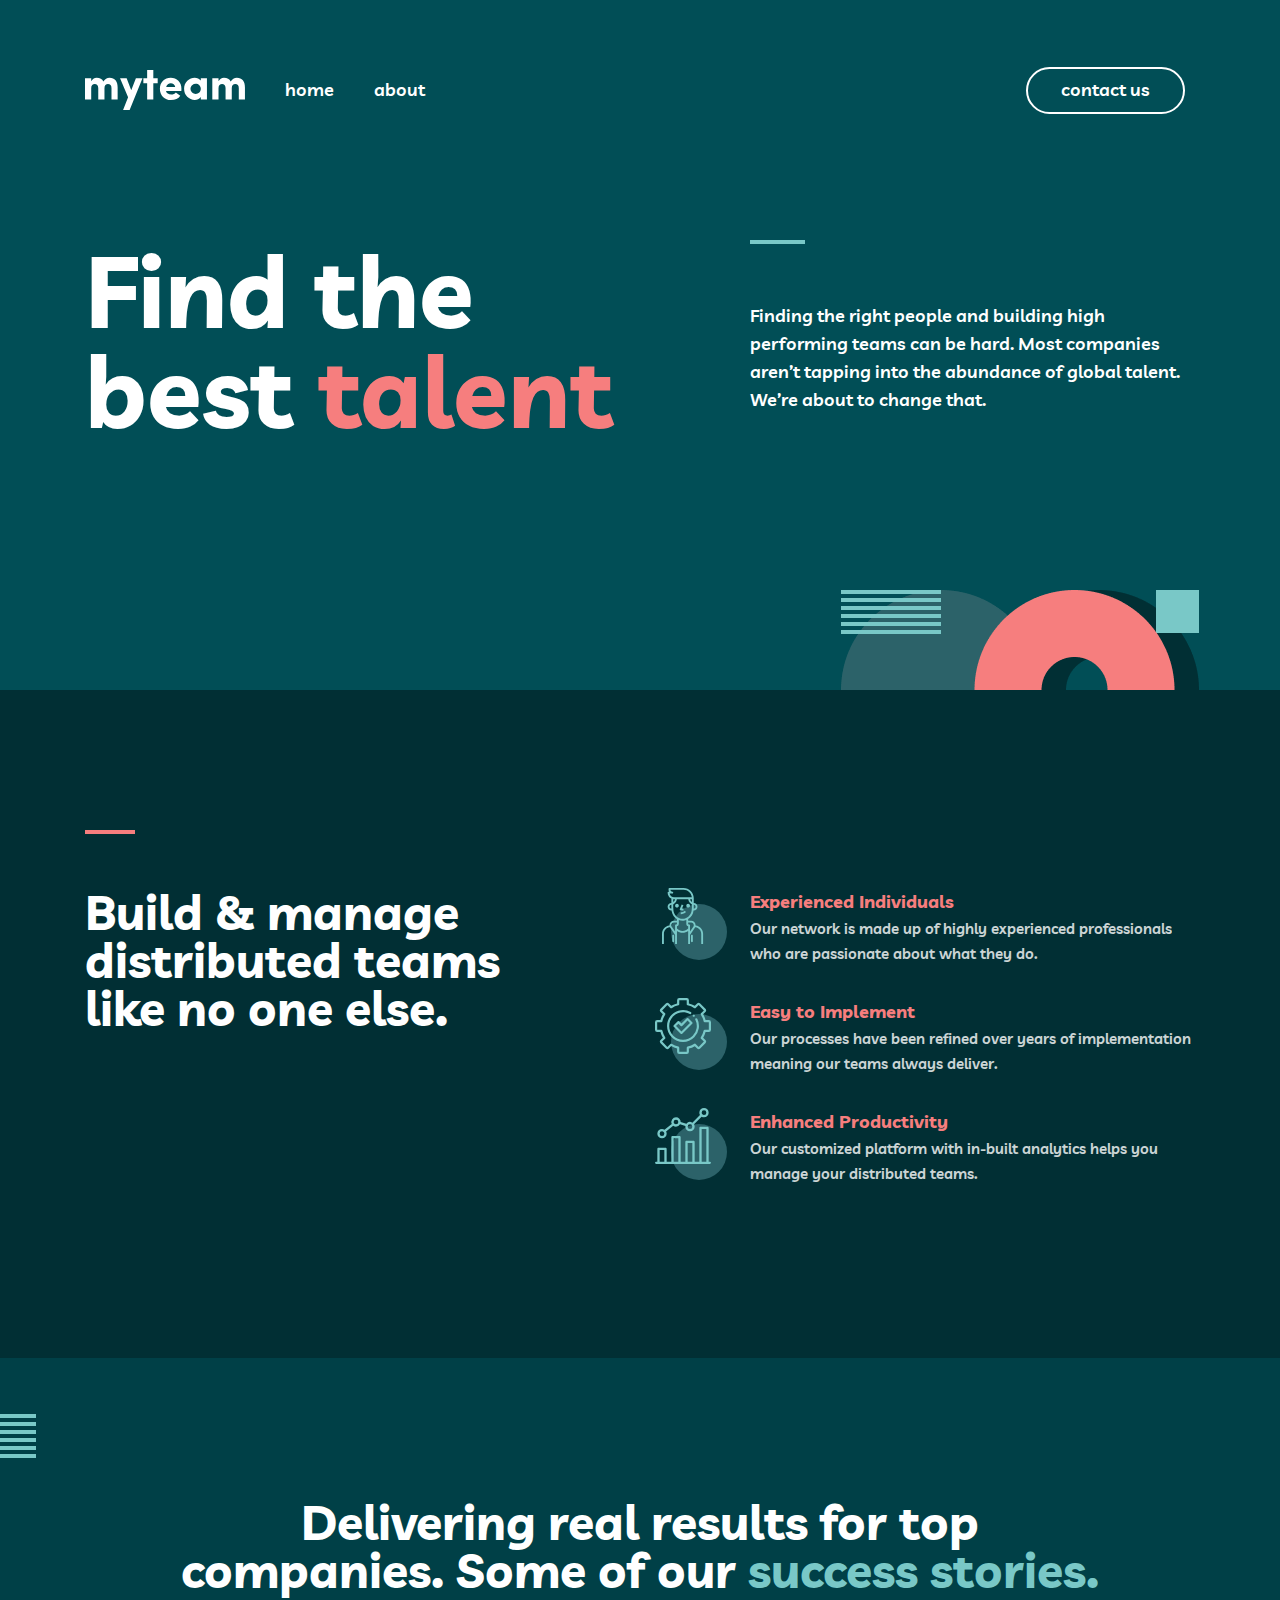
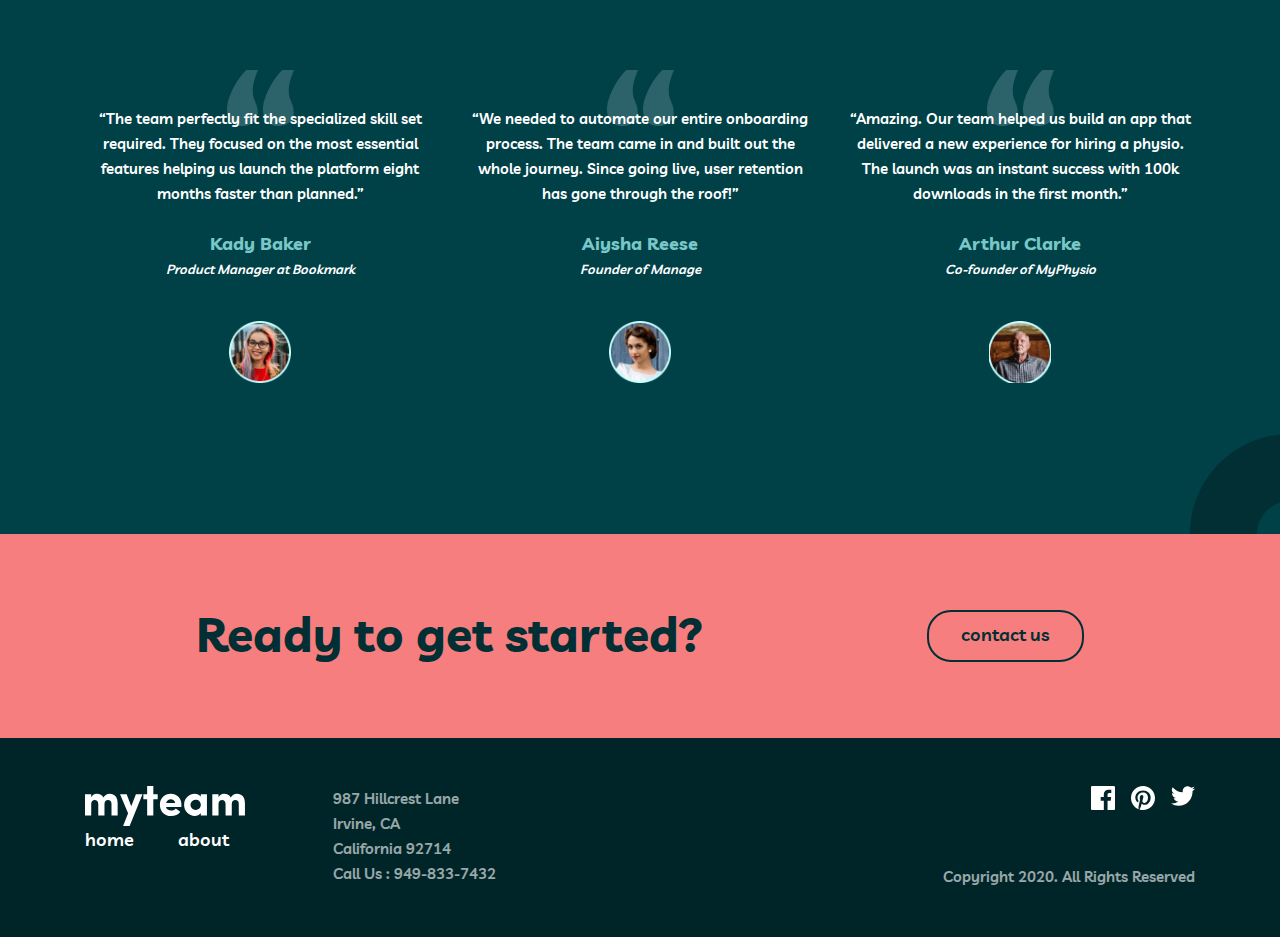
<file: index.html>
<!DOCTYPE html>
<html lang="en">
  <head>
    <meta charset="UTF-8" />
    <meta http-equiv="X-UA-Compatible" content="IE=edge" />
    <meta name="viewport" content="width=device-width, initial-scale=1.0" />
    <title>my team</title>
    <link rel="stylesheet" href="./css/main.css" />
  </head>
  <body>
    <header class="header">
      <div class="container">
        <div class="header__inner">
          <a href="./index.html" class="header__logolink">
            <img
              src="./img/myteam.svg"
              alt="site logo"
              width="160"
              height="40"
              class="header__logo"
            />
            <img
              src="./img/myteam768px.svg"
              alt="site logo"
              width="127"
              height="32"
              class="header__logotablet"
            />
          </a>
          <nav class="header__nav">
            <ul class="header__list">
              <li class="header__item">
                <a href="./index.html" class="header__link">home</a>
              </li>
              <li class="header__item">
                <a href="./index.html" class="header__link">about</a>
              </li>
              <li class="header__item">
                <a href="./index.html" class="header__link header__link--last"
                  >contact us</a
                >
              </li>
            </ul>
          </nav>
          <button class="header__burger">&#9776;</button>
        </div>
      </div>
    </header>
    <main>
      <section class="hero">
        <div class="container">
          <div class="hero__inner">
            <h1 class="hero__title title">
              Find the <br />
              best <span class="title__piece">talent</span>
            </h1>
            <div class="hero__content">
              <span class="hero__span"></span>
              <p class="hero__text">
                Finding the right people and building high performing teams can
                be hard. Most companies aren’t tapping into the abundance of
                global talent. We’re about to change that.
              </p>
            </div>
          </div>
        </div>
      </section>
      <section class="build">
        <div class="container">
          <div class="build__inner inner">
            <div class="inner__left left">
              <span class="left__line"></span>
              <h2 class="left__title">Build & manage distributed teams like no one else.</h2>
            </div>
            <div class="inner__right right">
              <ul class="right__list">
                <li class="right__item">
                  <img class="right__img" src="./img/build1.svg" alt="individual" width="72" height="72">
                  <div class="right__content">
                    <strong class="right__title">Experienced Individuals</strong>
                    <p class="right__text">Our network is made up of highly experienced professionals who are passionate about what they do.</p>
                  </div>
                </li>
                <li class="right__item">
                  <img class="right__img" src="./img/build2.svg" alt="individual" width="72" height="72" >
                  <div class="right__content">
                    <strong class="right__title">Easy to Implement</strong>
                    <p class="right__text">Our processes have been refined over years of implementation meaning our teams always deliver.</p>
                  </div>
                </li>
                <li class="right__item">
                  <img class="right__img" src="./img/build3.svg" alt="individual" width="72" height="72" >
                  <div class="right__content">
                    <strong class="right__title">Enhanced Productivity</strong>
                    <p class="right__text">Our customized platform with in-built analytics helps you manage your distributed teams.</p>
                  </div>
                </li>
              </ul>
            </div>
          </div>
        </div>
      </section>
      <section class="deliver">
        <div class="container">
          <div class="deliver__inner">
            <h2 class="deliver__title ">Delivering real results for top <br> companies. Some of our <span class="deliver__piece">success stories.</span></h2>
            <ul class="deliver__list">
              <li class="deliver__item">
                <p class="deliver__text"> “The team perfectly fit the specialized skill set required. They focused on the most essential features helping us launch the platform eight months faster than planned.”</p>
                <span class="deliver__name">Kady Baker</span>
                <span class="deliver__job">Product Manager at Bookmark</span>
                <img class="deliver__pic" srcset="./img/circle3.png 1x,./img/circle3@2x.png 2x" src="./img/circle3.png" alt="pic of girl" width="62" height="62">
              </li>
              <li class="deliver__item">
                <p class="deliver__text"> “We needed to automate our entire onboarding process. The team came in and built out the whole journey. Since going live, user retention has gone through the roof!”</p>
                <span class="deliver__name">Aiysha Reese</span>
                <span class="deliver__job">Founder of Manage</span>
                <img class="deliver__pic" srcset="./img/circle1.png 1x,./img/circle1@2x.png 2x" src="./img/circle1.png" alt="pic of girl" width="62" height="62">
              </li>
              <li class="deliver__item">
                <p class="deliver__text">“Amazing. Our team helped us build an app that delivered a new experience for hiring a physio. The launch was an instant success with 100k downloads in the first month.”</p>
                <span class="deliver__name">Arthur Clarke</span>
                <span class="deliver__job">Co-founder of MyPhysio</span>
                <img class="deliver__pic" srcset="./img/circle2.png 1x,./img/circle2@2x.png 2x" src="./img/circle2.png" alt="pic of girl" width="62" height="62">
              </li>
            </ul>
          </div>
        </div>
      </section>
      <section class="ready">
        <div class="container">
          <div class="ready__inner">
            <h2 class="ready__title">Ready to get started?</h2>
            <a class="ready__link" href="./index.html">contact us</a>
          </div>
        </div>
      </section>
      <footer class="footer">
        <div class="container">
          <div class="footer__inner">
            <div class="footer__left left">
              <div class="left__links">
                <a class="left__logo" href="./index.html" >
                  <img class="left__img" src="./img/myteam.svg" alt="site logo" width="160" height="40">
                </a>
                <div class="left__bottom bottom">
                  <a href="./index.html" class="bottom__link">home</a>
                  <a href="./index.html" class="bottom__link bottom__link--auto">about</a>
                </div>
              </div>
              <p class="left__text">987  Hillcrest Lane <br> Irvine, CA <br> California 92714 <br> Call Us : 949-833-7432</p>
            </div>
            <div class="footer__right">
              <ul class="footer__list">
                <li class="footer__item app">
                  <a href="https://www.facebook.com" class="app__link">
                    <svg width="24" height="24" fill="none" xmlns="http://www.w3.org/2000/svg"><path d="M22.675 0H1.325C.593 0 0 .593 0 1.325v21.351C0 23.407.593 24 1.325 24H12.82v-9.294H9.692v-3.622h3.128V8.413c0-3.1 1.893-4.788 4.659-4.788 1.325 0 2.463.099 2.795.143v3.24l-1.918.001c-1.504 0-1.795.715-1.795 1.763v2.313h3.587l-.467 3.622h-3.12V24h6.116c.73 0 1.323-.593 1.323-1.325V1.325C24 .593 23.407 0 22.675 0Z" fill="#fff"/></svg>
                  </a>
                </li>
                <li class="footer__item app">
                  <a href="https://www.facebook.com" class="app__link">
                    <svg width="24" height="24" fill="none" xmlns="http://www.w3.org/2000/svg"><path d="M12 0C5.373 0 0 5.372 0 12c0 5.084 3.163 9.426 7.627 11.174-.105-.949-.2-2.405.042-3.441.218-.937 1.407-5.965 1.407-5.965s-.359-.719-.359-1.782c0-1.668.967-2.914 2.171-2.914 1.023 0 1.518.769 1.518 1.69 0 1.029-.655 2.568-.994 3.995-.283 1.194.599 2.169 1.777 2.169 2.133 0 3.772-2.249 3.772-5.495 0-2.873-2.064-4.882-5.012-4.882-3.414 0-5.418 2.561-5.418 5.207 0 1.031.397 2.138.893 2.738a.36.36 0 0 1 .083.345l-.333 1.36c-.053.22-.174.267-.402.161-1.499-.698-2.436-2.889-2.436-4.649 0-3.785 2.75-7.262 7.929-7.262 4.163 0 7.398 2.967 7.398 6.931 0 4.136-2.607 7.464-6.227 7.464-1.216 0-2.359-.631-2.75-1.378l-.748 2.853c-.271 1.043-1.002 2.35-1.492 3.146C9.57 23.812 10.763 24 12 24c6.627 0 12-5.373 12-12 0-6.628-5.373-12-12-12Z" fill="#fff"/></svg>
                  </a>
                </li>
                <li class="footer__item app app--last ">
                  <a href="https://www.facebook.com" class="app__link">
                    <svg width="24" height="20" fill="none" xmlns="http://www.w3.org/2000/svg"><path d="M24 2.557a9.83 9.83 0 0 1-2.828.775A4.932 4.932 0 0 0 23.337.608a9.864 9.864 0 0 1-3.127 1.195A4.916 4.916 0 0 0 16.616.248c-3.179 0-5.515 2.966-4.797 6.045A13.978 13.978 0 0 1 1.671 1.149a4.93 4.93 0 0 0 1.523 6.574 4.903 4.903 0 0 1-2.229-.616c-.054 2.281 1.581 4.415 3.949 4.89a4.935 4.935 0 0 1-2.224.084 4.928 4.928 0 0 0 4.6 3.419A9.9 9.9 0 0 1 0 17.54a13.94 13.94 0 0 0 7.548 2.212c9.142 0 14.307-7.721 13.995-14.646A10.025 10.025 0 0 0 24 2.557Z" fill="#fff"/></svg>
                  </a>
                </li>
              </ul>
              <p class="footer__text">Copyright 2020. All Rights Reserved</p>
            </div>
          </div>
        </div>
      </footer>
    </main>
  </body>
</html>
</file>
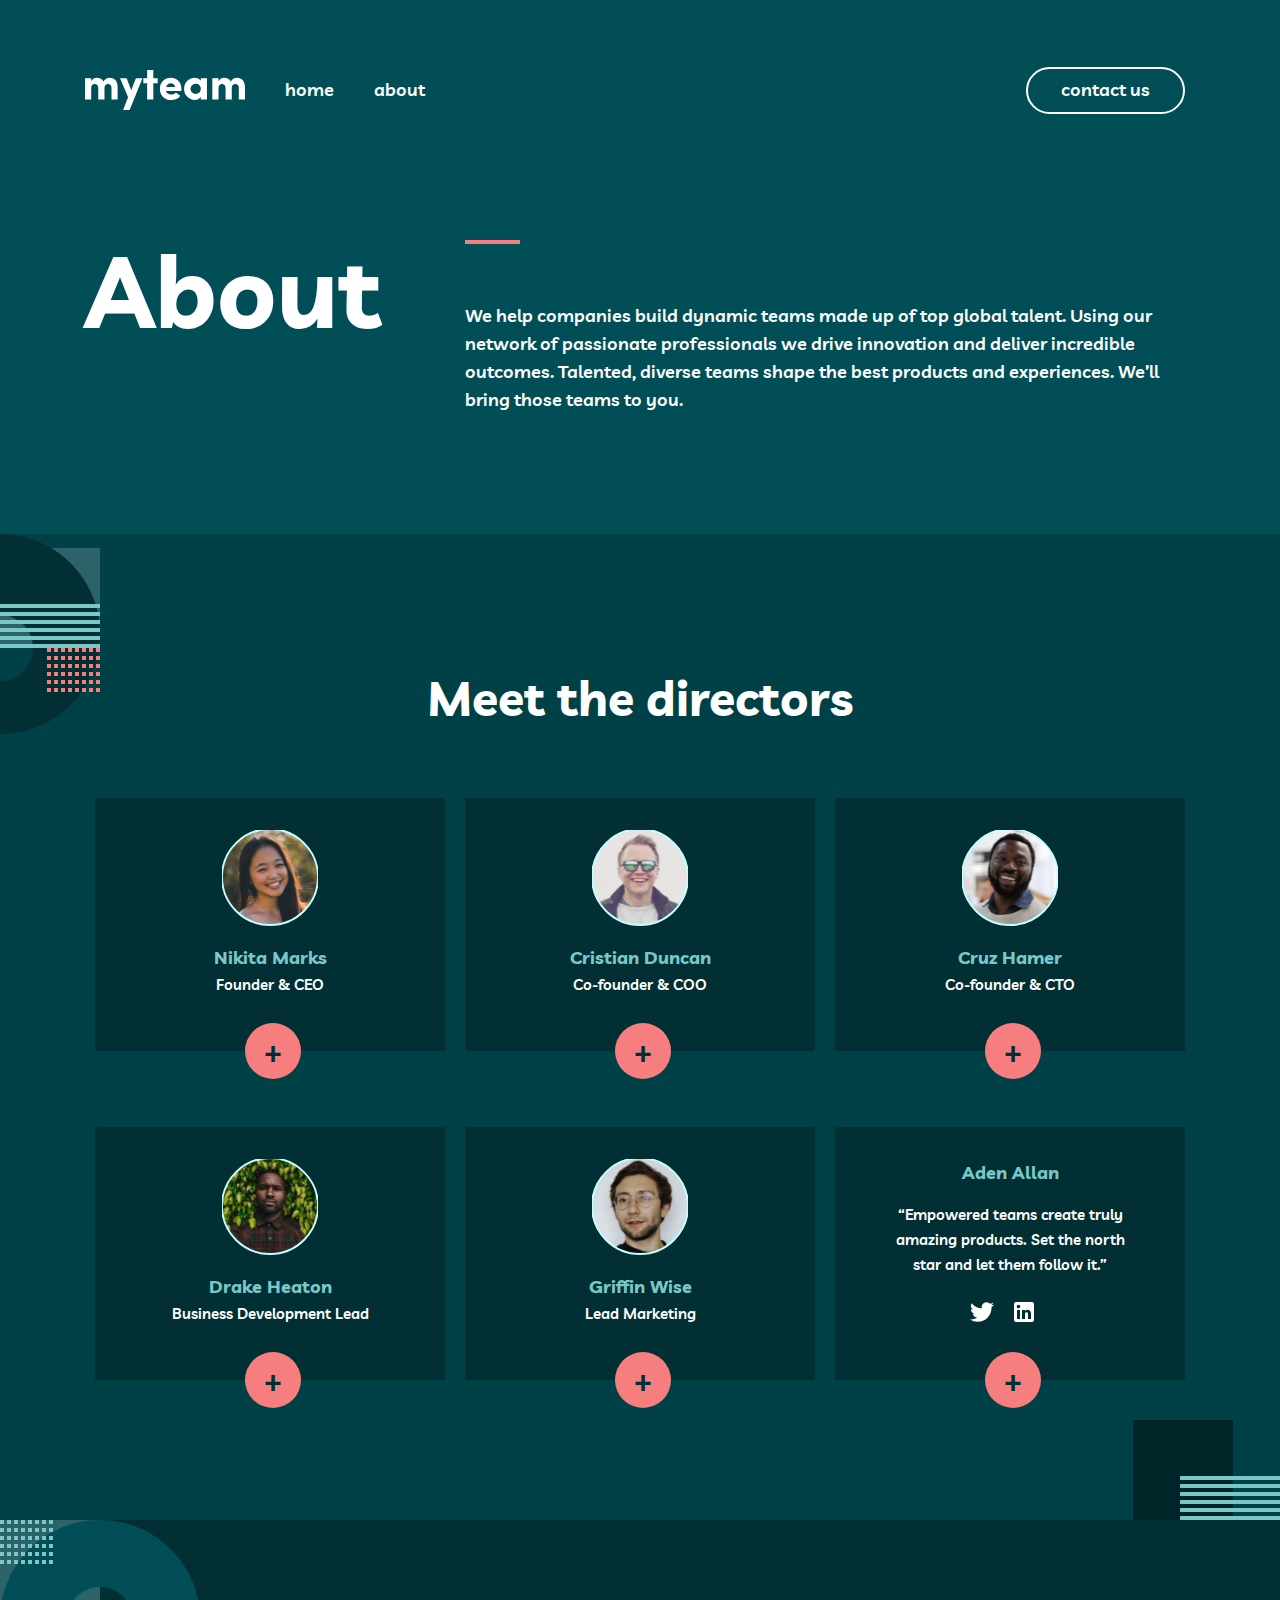
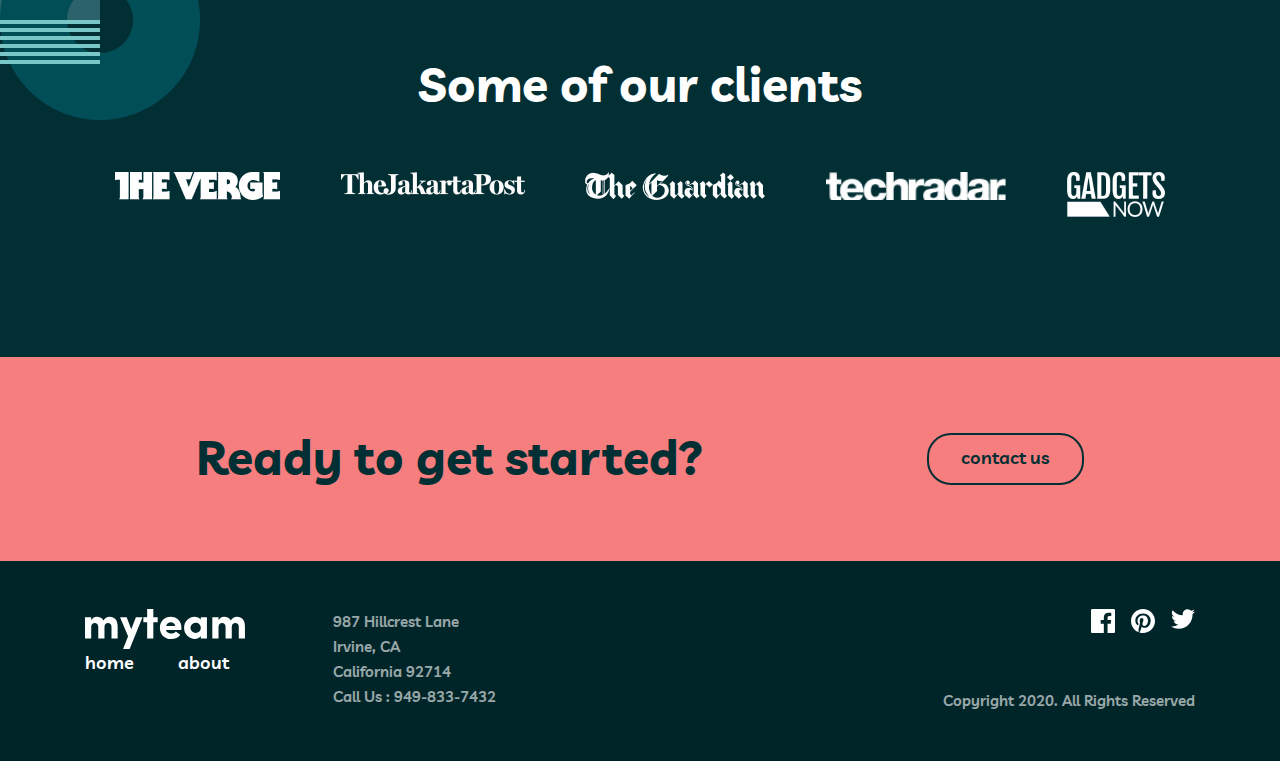
<file: about.html>
<!DOCTYPE html>
<html lang="en">
  <head>
    <meta charset="UTF-8" />
    <meta http-equiv="X-UA-Compatible" content="IE=edge" />
    <meta name="viewport" content="width=device-width, initial-scale=1.0" />
    <title>my team</title>
    <link rel="stylesheet" href="./css/main.css" />
  </head>
  <body>
    <header class="header">
      <div class="container">
        <div class="header__inner">
          <a href="./index.html" class="header__logolink">
            <img
              src="./img/myteam.svg"
              alt="site logo"
              width="160"
              height="40"
              class="header__logo"
            />
            <img
              src="./img/myteam768px.svg"
              alt="site logo"
              width="127"
              height="32"
              class="header__logotablet"
            />
          </a>
          <nav class="header__nav">
            <ul class="header__list">
              <li class="header__item">
                <a href="./index.html" class="header__link">home</a>
              </li>
              <li class="header__item">
                <a href="./index.html" class="header__link">about</a>
              </li>
              <li class="header__item">
                <a href="./index.html" class="header__link header__link--last"
                  >contact us</a
                >
              </li>
            </ul>
          </nav>
          <button class="header__burger">&#9776;</button>
        </div>
      </div>
    </header>
    <main>
      <section class="about">
        <div class="container">
          <div class="about__inner">
            <h2 class="about__title title">
              About
            </h2>
            <div class="about__content">
              <span class="about__span"></span>
              <p class="about__text">
                We help companies build dynamic teams made up of top global talent. Using our network of passionate professionals we drive innovation and deliver incredible outcomes. Talented, diverse teams shape the best products and experiences. We’ll bring those teams to you.
              </p>
            </div>
          </div>
        </div>
      </section>

      <section class="directors">
        <div class="container">
          <div class="directors__inner">
            <h2 class="directors__title">Meet the directors</h2>
            <ul class="directors__list">
              <li class="directors__item">
                <img src="./img/pic1.svg" alt="Nikita Marks" class="directors__img" width="96" height="96">
                <p class="directors__name">Nikita Marks</p>
                <p class="directors__job">Founder & CEO</p>
                <button type="button" class="directors__button">+</button>
              </li>
              <li class="directors__item">
                <img src="./img/pic2.svg" alt="Cristian Duncan" class="directors__img" width="96" height="96">
                <p class="directors__name">Cristian Duncan</p>
                <p class="directors__job">Co-founder & COO</p>
                <button type="button" class="directors__button">+</button>
              </li>
              <li class="directors__item">
                <img src="./img/pic3.svg" alt="Cruz Hamer" class="directors__img" width="96" height="96">
                <p class="directors__name">Cruz Hamer</p>
                <p class="directors__job">Co-founder & CTO</p>
                <button type="button" class="directors__button">+</button>
              </li>
              <li class="directors__item">
                <img src="./img/pic4.svg" alt="Drake Heaton" class="directors__img" width="96" height="96">
                <p class="directors__name">Drake Heaton</p>
                <p class="directors__job">Business Development Lead</p>
                <button type="button" class="directors__button">+</button>
              </li>
              <li class="directors__item">
                <img src="./img/pic5.svg" alt="Griffin Wise" class="directors__img" width="96" height="96">
                <p class="directors__name">Griffin Wise</p>
                <p class="directors__job">Lead Marketing</p>
                <button type="button" class="directors__button">+</button>
              </li>
              <li class="directors__item">
                <p class="directors__name">Aden Allan</p>
                <p class="directors__about">
                  “Empowered teams create truly amazing products. Set the north star and let them follow it.”
                </p>
                <button type="button" class="directors__button">+</button>

                <a href="https://twitter.com/?lang=ru" class="directors__connector">
                  <img src="./img/twitter-logo.svg" alt="twitter" class="directors__site">
                </a>
                <a href="https://telegram.com/?lang=ru" class="directors__connector">
                  <img src="./img/Shape.svg" alt="in" class="directors__site">
                </a>
              </li>
            </ul>
          </div>
        </div>
      </section>

      <section class="client">
        <div class="container client__inner">
          <h2 class="client__title">Some of our clients</h2>
          <ul class="client__list">
            <li class="client__item">
              <picture>
                <!-- webp -->
                <source type="image/webp"  srcset="./img/verge.webp 1x , ./img/verge@2x.webp 2x" >
                <img 
                 src="./img/verge.png"
                 srcset="./img/verge.png 1x , ./img/verge@2x.png 2x" 
                 alt="logo"
                 width="165"
                 height="28">
              </picture>
            </li>
            <li class="client__item">
              <picture>
                <!-- webp -->
                <source type="image/webp"  srcset="./img/jakarta.webp 1x , ./img/jakarta@2x.webp 2x" >
                <img 
                 src="./img/jakarta.png"
                 srcset="./img/jakarta.png 1x , ./img/jakarta@2x.png 2x" 
                 alt="logo"
                 width="184"
                 height="23">
              </picture>
            </li>
            <li class="client__item">
              <picture>
                <!-- webp -->
                <source type="image/webp"  srcset="./img/guardian.webp 1x , ./img/guardian@2x.webp 2x" >
                <img 
                 src="./img/guardian.png"
                 srcset="./img/guardian.png 1x , ./img/guardian@2x.png 2x" 
                 alt="logo"
                 width="180"
                 height="28">
              </picture>
            </li>
            <li class="client__item">
              <picture>
                <!-- webp -->
                <source type="image/webp"  srcset="./img/techradar.webp 1x , ./img/techradar@2x.webp 2x" >
                <img 
                 src="./img/techradar.png"
                 srcset="./img/techradar.png 1x , ./img/techradar2x.png 2x" 
                 alt="logo"
                 width="180"
                 height="28">
              </picture>
            </li>
            <li class="client__item">
              <picture class="client__picture">
                <!-- webp -->
                <source type="image/webp"  srcset="./img/gadgets.webp 1x, ./img/gadgets@2x.webp 2x" >
                <img  
                 src="./img/gadgets.png"
                 srcset="./img/adgets.png 1x , ./img/gadgets@2x.png 2x" 
                 alt="logo"
                 width="98"
                 height="45">
              </picture>
            </li>
          </ul>
        </div>
      </section>
     
      <section class="ready">
        <div class="container">
          <div class="ready__inner">
            <h2 class="ready__title">Ready to get started?</h2>
            <a class="ready__link" href="./index.html">contact us</a>
          </div>
        </div>
      </section>
      <footer class="footer">
        <div class="container">
          <div class="footer__inner">
            <div class="footer__left left">
              <div class="left__links">
                <a class="left__logo" href="./index.html" >
                  <img class="left__img" src="./img/myteam.svg" alt="site logo" width="160" height="40">
                </a>
                <div class="left__bottom bottom">
                  <a href="./index.html" class="bottom__link">home</a>
                  <a href="./about.html" class="bottom__link bottom__link--auto">about</a>
                </div>
              </div>
              <p class="left__text">987  Hillcrest Lane <br> Irvine, CA <br> California 92714 <br> Call Us : 949-833-7432</p>
            </div>
            <div class="footer__right">
              <ul class="footer__list">
                <li class="footer__item app">
                  <a href="https://www.facebook.com" class="app__link">
                    <svg width="24" height="24" fill="none" xmlns="http://www.w3.org/2000/svg"><path d="M22.675 0H1.325C.593 0 0 .593 0 1.325v21.351C0 23.407.593 24 1.325 24H12.82v-9.294H9.692v-3.622h3.128V8.413c0-3.1 1.893-4.788 4.659-4.788 1.325 0 2.463.099 2.795.143v3.24l-1.918.001c-1.504 0-1.795.715-1.795 1.763v2.313h3.587l-.467 3.622h-3.12V24h6.116c.73 0 1.323-.593 1.323-1.325V1.325C24 .593 23.407 0 22.675 0Z" fill="#fff"/></svg>
                  </a>
                </li>
                <li class="footer__item app">
                  <a href="https://www.facebook.com" class="app__link">
                    <svg width="24" height="24" fill="none" xmlns="http://www.w3.org/2000/svg"><path d="M12 0C5.373 0 0 5.372 0 12c0 5.084 3.163 9.426 7.627 11.174-.105-.949-.2-2.405.042-3.441.218-.937 1.407-5.965 1.407-5.965s-.359-.719-.359-1.782c0-1.668.967-2.914 2.171-2.914 1.023 0 1.518.769 1.518 1.69 0 1.029-.655 2.568-.994 3.995-.283 1.194.599 2.169 1.777 2.169 2.133 0 3.772-2.249 3.772-5.495 0-2.873-2.064-4.882-5.012-4.882-3.414 0-5.418 2.561-5.418 5.207 0 1.031.397 2.138.893 2.738a.36.36 0 0 1 .083.345l-.333 1.36c-.053.22-.174.267-.402.161-1.499-.698-2.436-2.889-2.436-4.649 0-3.785 2.75-7.262 7.929-7.262 4.163 0 7.398 2.967 7.398 6.931 0 4.136-2.607 7.464-6.227 7.464-1.216 0-2.359-.631-2.75-1.378l-.748 2.853c-.271 1.043-1.002 2.35-1.492 3.146C9.57 23.812 10.763 24 12 24c6.627 0 12-5.373 12-12 0-6.628-5.373-12-12-12Z" fill="#fff"/></svg>
                  </a>
                </li>
                <li class="footer__item app app--last ">
                  <a href="https://www.facebook.com" class="app__link">
                    <svg width="24" height="20" fill="none" xmlns="http://www.w3.org/2000/svg"><path d="M24 2.557a9.83 9.83 0 0 1-2.828.775A4.932 4.932 0 0 0 23.337.608a9.864 9.864 0 0 1-3.127 1.195A4.916 4.916 0 0 0 16.616.248c-3.179 0-5.515 2.966-4.797 6.045A13.978 13.978 0 0 1 1.671 1.149a4.93 4.93 0 0 0 1.523 6.574 4.903 4.903 0 0 1-2.229-.616c-.054 2.281 1.581 4.415 3.949 4.89a4.935 4.935 0 0 1-2.224.084 4.928 4.928 0 0 0 4.6 3.419A9.9 9.9 0 0 1 0 17.54a13.94 13.94 0 0 0 7.548 2.212c9.142 0 14.307-7.721 13.995-14.646A10.025 10.025 0 0 0 24 2.557Z" fill="#fff"/></svg>
                  </a>
                </li>
              </ul>
              <p class="footer__text">Copyright 2020. All Rights Reserved</p>
            </div>
          </div>
        </div>
      </footer>
    </main>
  </body>
</html>
</file>
<file: css/main.css>
@font-face{font-family:'Livvic';font-style:normal;font-weight:600;src:url("../fonts/livvic-v13-latin-600.woff2") format("woff2"),url("../fonts/livvic-v13-latin-600.woff") format("woff")}@font-face{font-family:'Livvic';font-style:normal;font-weight:700;src:url("../fonts/livvic-v13-latin-700.woff2") format("woff2"),url("../fonts/livvic-v13-latin-700.woff") format("woff")}/*! normalize.css v8.0.1 | MIT License | github.com/necolas/normalize.css */html{line-height:1.15;-webkit-text-size-adjust:100%}body{margin:0}main{display:block}h1{font-size:2em;margin:0.67em 0}hr{-webkit-box-sizing:content-box;box-sizing:content-box;height:0;overflow:visible}pre{font-family:monospace, monospace;font-size:1em}a{background-color:transparent}abbr[title]{border-bottom:none;text-decoration:underline;-webkit-text-decoration:underline dotted;text-decoration:underline dotted}b,strong{font-weight:bolder}code,kbd,samp{font-family:monospace, monospace;font-size:1em}small{font-size:80%}sub,sup{font-size:75%;line-height:0;position:relative;vertical-align:baseline}sub{bottom:-0.25em}sup{top:-0.5em}img{border-style:none}button,input,optgroup,select,textarea{font-family:inherit;font-size:100%;line-height:1.15;margin:0}button,input{overflow:visible}button,select{text-transform:none}button,[type="button"],[type="reset"],[type="submit"]{-webkit-appearance:button}button::-moz-focus-inner,[type="button"]::-moz-focus-inner,[type="reset"]::-moz-focus-inner,[type="submit"]::-moz-focus-inner{border-style:none;padding:0}button:-moz-focusring,[type="button"]:-moz-focusring,[type="reset"]:-moz-focusring,[type="submit"]:-moz-focusring{outline:1px dotted ButtonText}fieldset{padding:0.35em 0.75em 0.625em}legend{-webkit-box-sizing:border-box;box-sizing:border-box;color:inherit;display:table;max-width:100%;padding:0;white-space:normal}progress{vertical-align:baseline}textarea{overflow:auto}[type="checkbox"],[type="radio"]{-webkit-box-sizing:border-box;box-sizing:border-box;padding:0}[type="number"]::-webkit-inner-spin-button,[type="number"]::-webkit-outer-spin-button{height:auto}[type="search"]{-webkit-appearance:textfield;outline-offset:-2px}[type="search"]::-webkit-search-decoration{-webkit-appearance:none}::-webkit-file-upload-button{-webkit-appearance:button;font:inherit}details{display:block}summary{display:list-item}template{display:none}[hidden]{display:none}html{height:100%;scroll-behavior:smooth}*,*::before,*::after{-webkit-box-sizing:border-box;box-sizing:border-box}body{display:-webkit-box;display:-ms-flexbox;display:flex;-webkit-box-orient:vertical;-webkit-box-direction:normal;-ms-flex-direction:column;flex-direction:column;height:100%;margin:0;padding:0;font-family:'Livvic','Arial',san-serif}.main{-webkit-box-flex:1;-ms-flex-positive:1;flex-grow:1}img{vertical-align:middle;-o-object-fit:cover;object-fit:cover}.visually-hidden{clip:rect(0 0 0 0);-webkit-clip-path:inset(50%);clip-path:inset(50%);height:1px;overflow:hidden;position:absolute;white-space:nowrap;width:1px}.container{width:100%;max-width:1150px;margin:0 auto;padding:0 20px}@media only screen and (max-width: 768px){.container{padding:0 39px}}@media only screen and (max-width: 576px){.container{padding:0 24px}}.header{padding-top:70px;padding-bottom:10px;background-color:#014E56}.header__inner{display:-webkit-box;display:-ms-flexbox;display:flex;-webkit-box-align:center;-ms-flex-align:center;align-items:center}.header__logo{width:160px;height:40px}.header__logotablet{display:none;width:127px;height:32px}.header__nav{margin-left:40px;width:100%;max-width:900px}.header__list{display:-webkit-box;display:-ms-flexbox;display:flex;margin:0;padding:0;list-style-type:none;max-width:100%}.header__item{margin-left:40px}.header__item:nth-child(1){margin:0}.header__item:nth-child(3){margin-left:auto}.header__link{font-weight:600;font-size:18px;line-height:28px;color:#FFFFFF;text-decoration:none}.header__link--last{padding:9px 33px 11px;border:2px solid #FFFFFF;border-radius:24px}.header__link:hover{color:#F67E7E}.header__link--last:hover{color:#002529;background:#FFFFFF}.header__burger{border:none;background:none;font-size:24px;color:#fff;display:none}@media only screen and (max-width: 768px){.header__link--last{margin-left:auto}.header{padding-top:72px}.header__inner{-webkit-box-align:center;-ms-flex-align:center;align-items:center}.header__item{margin:0}.header__item:nth-child(2){margin-left:40px}.header__logo{display:none}.header__logotablet{display:block}}@media only screen and (max-width: 576px){.header__nav{display:none}.header__burger{display:inline-block;margin-left:auto}}@media only screen and (max-width: 375px){.header__burger{margin-left:130px}}.hero{position:relative;background-color:#014E56;padding-top:120px;padding-bottom:250px;background-image:url("../../img/herobg1.png"),url("../../img/herobg.png");background-repeat:no-repeat;background-size:200px 200px,358px 100px;background-position:left calc(50% - 758px) top 125px,calc(50% + 380px) bottom}.hero__inner{display:-webkit-box;display:-ms-flexbox;display:flex;-webkit-box-pack:justify;-ms-flex-pack:justify;justify-content:space-between}.title{margin:0;font-weight:700;font-size:100px;line-height:100px;color:#FFFFFF}.title__piece{font-weight:700;font-size:100px;line-height:100px;color:#F67E7E}.hero__content{width:100%;max-width:445px}.hero__span{display:inline-block;margin-bottom:55px;width:55px;height:4px;background-color:#79C8C7}.hero__text{margin:0;font-weight:600;font-size:18px;line-height:28px;color:#FFFFFF}@media only screen and (max-width: 768px){.hero{padding-top:122px;background-image:url(../../img/herobg.png);background-repeat:no-repeat;background-position:calc(50%) bottom;background-size:358px 100px}.hero::after{bottom:0;left:calc(50% - 175px)}.hero__inner{-webkit-box-orient:vertical;-webkit-box-direction:normal;-ms-flex-direction:column;flex-direction:column;-webkit-box-align:center;-ms-flex-align:center;align-items:center}.hero__span{display:none}.title{width:100%;margin-bottom:24px;text-align:center;font-size:64px;line-height:56px}.title__piece{font-size:64px;line-height:56px}.hero__content{width:100%;max-width:457px}.hero__text{font-size:15px;line-height:28px;text-align:center}}@media only screen and (max-width: 576px){.hero__inner{padding:0;margin:0 auto;width:100%;max-width:327px}.title{font-size:40px;line-height:40px}.title__piece{font-size:40px;line-height:40px}.hero__text{font-size:15px;line-height:28px}}@media only screen and (max-width: 375px){.hero__inner{padding:0;margin:0 auto;width:327px}.hero::after{display:block;width:358px;height:100px;position:absolute;bottom:0;left:calc(50% - 180px);background-image:url("../../img/herobg.png");background-repeat:no-repeat;background-size:358px 100px;content:""}}.about{background-color:#014E56;padding-top:120px;padding-bottom:120px;background-image:url(../../img/aboutherobg.png);background-repeat:no-repeat;background-size:200px 200px;background-position:left calc( 50% + 750px) bottom}.about__inner{display:-webkit-box;display:-ms-flexbox;display:flex;-webkit-box-pack:justify;-ms-flex-pack:justify;justify-content:space-between}.title{margin:0;font-weight:700;font-size:100px;line-height:100px;color:#FFFFFF}.about__content{width:100%;max-width:730px}.about__span{display:inline-block;margin-bottom:55px;width:55px;height:4px;background:#F67E7E}.about__text{margin:0;font-weight:600;font-size:18px;line-height:28px;color:#FFFFFF}@media only screen and (max-width: 768px){.about{background-position:calc(50% + 387px) bottom}.about__inner{-webkit-box-orient:vertical;-webkit-box-direction:normal;-ms-flex-direction:column;flex-direction:column;-webkit-box-align:center;-ms-flex-align:center;align-items:center}.about__content{max-width:457px;width:100%;text-align:center}.about__span{display:none}.about__title{margin:0 0 64px;font-size:64px;line-height:56px}.about__text{font-size:15px;line-height:28px}}@media only screen and (max-width: 576px){.about{background-position:calc(50% + 295px) bottom}}.build{background-color:#012F34;padding:140px 0;background-image:url(../../img/buildbg.png);background-repeat:no-repeat;background-size:200px 244px;background-position:left calc(50% + 750px) bottom}.inner{display:-webkit-box;display:-ms-flexbox;display:flex}.inner__left{width:445px;display:-webkit-box;display:-ms-flexbox;display:flex;-webkit-box-orient:vertical;-webkit-box-direction:normal;-ms-flex-direction:column;flex-direction:column}.left__line{display:block;width:50px;height:4px;margin-bottom:54px;background-color:#F67E7E}.left__title{margin:0;font-weight:700;font-size:48px;line-height:48px;color:#FFFFFF}.right{margin-top:58px;margin-left:auto}.right__list{margin:0;padding:0;list-style:none}.right__item{display:-webkit-box;display:-ms-flexbox;display:flex;margin:0;padding:0}.right__content{width:445px;margin-bottom:32px}.right__img{margin-right:23px}.right__title{margin:0;font-weight:700;font-size:18px;line-height:28px;color:#F67E7E}.right__text{margin:0;font-weight:600;font-size:15px;line-height:25px;color:#FFFFFF;opacity:0.8}@media only screen and (max-width: 768px){.build{background-image:url(../../img/buildbg.png);background-repeat:no-repeat;background-size:200px 244px;background-position:calc(50% + 380px) top}.inner{-webkit-box-orient:vertical;-webkit-box-direction:normal;-ms-flex-direction:column;flex-direction:column;padding-left:68px}.right{margin:0}.left__title{margin:0;margin-bottom:64px;font-size:32px;line-height:32px}}@media only screen and (max-width: 576px){.build{background-image:url(../../img/buildbg.png);background-repeat:no-repeat;background-size:200px 244px;background-position:calc(50% + 288px) top}.inner{width:100%;max-width:375px;-webkit-box-orient:vertical;-webkit-box-direction:normal;-ms-flex-direction:column;flex-direction:column;margin:0 auto;padding-left:0px}.inner__left{width:100%;max-width:240px}.right__item{-webkit-box-orient:vertical;-webkit-box-direction:normal;-ms-flex-direction:column;flex-direction:column;-webkit-box-align:center;-ms-flex-align:center;align-items:center;padding:0}.right__content{text-align:center;width:100%;max-width:327px}.right{margin:0}.right__img{margin:0}.left__title{margin:0;margin-bottom:56px;font-size:32px;line-height:32px}}.directors{background-color:#004047;padding:140px 0;background-image:url(../../img/directorbgtop.png),url(../../img/directorbgbottom.png);background-position:left -100px top,bottom right;background-repeat:no-repeat;background-size:200px 200px , 147px 100px}.directors__title{margin:0;font-weight:700;font-size:48px;line-height:48px;text-align:center;color:#FFFFFF}.directors__list{display:-webkit-box;display:-ms-flexbox;display:flex;-ms-flex-wrap:wrap;flex-wrap:wrap;-ms-flex-pack:distribute;justify-content:space-around;margin:0;padding:0;list-style:none}.directors__item{text-align:center;margin:0;margin-top:76px;padding:32px 48px 56px;width:350px;height:253px;position:relative;background-color:#012F34}.directors__img{margin-bottom:18px}.directors__name{margin:0;font-weight:700;font-size:18px;line-height:28px;text-align:center;color:#79C8C7}.directors__job{margin:0;padding:0;font-size:15px;line-height:25px;color:#FFFFFF}.directors__button{position:absolute;bottom:-28px;left:150px;width:56px;height:56px;background:#F67E7E;border-radius:50%;border:none;color:#012F34;font-size:30px;text-align:center;padding:0}.directors__button:hover{background-color:#79C8C7;-webkit-transform:rotate(45deg);transform:rotate(45deg);font-size:30px}.directors__about{font-weight:600;font-size:15px;line-height:25px;text-align:center;color:#FFFFFF;margin-bottom:24px}.directors__connector{text-decoration:none;margin-right:16px}@media only screen and (max-width: 768px){.directors__item{width:281px}}@media only screen and (max-width: 576px){.directors{background-position:left -100px top -115px,bottom right}.directors__item{width:327px}}.deliver{background-color:#004047;padding-top:140px;padding-bottom:151px;background-image:url(../../img/delivertopbg.png),url(../img/deliverbottombg.png);background-repeat:no-repeat;background-size:147px 100px , 200px 100px;background-position:calc(50% - 678px) top,calc(50% + 650px) bottom}.deliver__title{margin:0px;margin-bottom:56px;font-weight:700;font-size:48px;line-height:48px;text-align:center;color:#FFFFFF}.deliver__piece{font-weight:700;font-size:48px;line-height:48px;color:#79C8C7}.deliver__list{display:-webkit-box;display:-ms-flexbox;display:flex;-webkit-box-pack:justify;-ms-flex-pack:justify;justify-content:space-between;margin:0;padding:0;list-style:none}.deliver__item{width:100%;padding-top:56px;max-width:350px;text-align:center;background-image:url("../img/hangou.png");background-repeat:no-repeat;background-size:67px 56px;background-position:center top 20px}.deliver__text{margin:0;margin-bottom:24px;font-weight:600;font-size:15px;line-height:25px;text-align:center;color:#FFFFFF}.deliver__name{display:block;margin-bottom:2px;font-weight:700;font-size:18px;line-height:28px;text-align:center;color:#79C8C7}.deliver__job{display:block;margin-bottom:43px;font-family:'Livvic';font-style:italic;font-size:13px;line-height:18px;text-align:center;color:#FFFFFF}@media only screen and (max-width: 768px){.deliver{background-color:#004047;padding-top:140px;padding-bottom:151px;background-image:url(../../img/delivertopbg.png),url(../../img/deliverbottombg.png);background-repeat:no-repeat;background-size:147px 100px , 200px 100px;background-position:calc(50% - 307px) top,calc(50% + 289px) bottom}.deliver__inner{margin:0 auto}.deliver__list{-webkit-box-orient:vertical;-webkit-box-direction:normal;-ms-flex-direction:column;flex-direction:column;-webkit-box-align:center;-ms-flex-align:center;align-items:center}.deliver__title{margin:0 auto;margin-bottom:48px;text-align:center;font-size:32px;line-height:32px;width:100%;max-width:490px}.deliver__piece{font-size:32px;line-height:32px}.deliver__item{width:100%;max-width:573px;margin-bottom:48px}}@media only screen and (max-width: 576px){.deliver{background-color:#004047;padding-top:140px;padding-bottom:151px;background-image:url(../../img/delivertopbg.png),url(../../img/deliverbottombg.png);background-repeat:no-repeat;background-size:147px 100px , 200px 100px;background-position:calc(50% - 214px) top,calc(50% + 190px) bottom}.deliver__inner{margin:0 auto}.deliver__list{-webkit-box-orient:vertical;-webkit-box-direction:normal;-ms-flex-direction:column;flex-direction:column;-webkit-box-align:center;-ms-flex-align:center;align-items:center}.deliver__title{margin:0 auto;margin-bottom:48px;text-align:center;font-size:32px;line-height:32px;width:100%;max-width:327px}.deliver__piece{font-size:32px;line-height:32px}.deliver__item{width:100%;max-width:327px}.deliver__text{margin-bottom:16px}.deliver__job{margin-bottom:16px}}.client{padding:140px 0;background-color:#012F34;background-image:url(../../img/clientbg.png);background-repeat:no-repeat;background-size:200px 200px;background-position:left top}.client__title{margin:0 0  64px;font-weight:700;font-size:48px;line-height:48px;text-align:center;color:#fff}.client__list{display:-webkit-box;display:-ms-flexbox;display:flex;-ms-flex-pack:distribute;justify-content:space-around;margin:0;padding:0;list-style:none}.client__item{margin:0;padding:0;vertical-align:middle}@media only screen and (max-width: 768px){.client__list{-webkit-box-orient:vertical;-webkit-box-direction:normal;-ms-flex-direction:column;flex-direction:column;-webkit-box-align:center;-ms-flex-align:center;align-items:center}.client__item{margin-bottom:58px}.client__item:nth-child(5){margin-bottom:0}.client{background-position:left top -100px}}@media only screen and (max-width: 576px){.client{background-position:left -100px top -100px}}.ready{background-color:#F67E7E;padding:76px 0}.ready__inner{display:-webkit-box;display:-ms-flexbox;display:flex;-ms-flex-pack:distribute;justify-content:space-around}.ready__title{margin:0;font-weight:700;font-size:48px;line-height:48px;color:#012F34}.ready__link{padding:9px 32px 11px 32px;font-weight:600;font-size:18px;line-height:28px;color:#012F34;border:2px solid #012F34;border-radius:24px;text-decoration:none}@media only screen and (max-width: 768px){.ready__title{font-weight:700;font-size:32px;line-height:32px;color:#012F34}.ready__link{font-size:18px;line-height:28px}}@media only screen and (max-width: 576px){.ready__inner{width:100%;max-width:327px;-webkit-box-orient:vertical;-webkit-box-direction:normal;-ms-flex-direction:column;flex-direction:column;margin:0 auto}.ready__title{text-align:center;margin-bottom:24px}.ready__link{margin:0 auto;width:160px}}.footer{background-color:#002529;padding:48px 0}.footer__inner{display:-webkit-box;display:-ms-flexbox;display:flex;-webkit-box-pack:justify;-ms-flex-pack:justify;justify-content:space-between}.footer__left{display:-webkit-box;display:-ms-flexbox;display:flex;width:100%;max-width:448px}.left__logo{margin-bottom:25px}.bottom__link{font-weight:600;font-size:18px;line-height:28px;color:#FFFFFF;text-decoration:none}.bottom__link:hover{color:#F67E7E}.bottom__link--auto{margin-left:40px}.left__text{width:100%;max-width:200px;margin:0;margin-left:auto;font-weight:600;font-size:15px;line-height:25px;color:#FFFFFF;opacity:0.6}.footer__list{display:-webkit-box;display:-ms-flexbox;display:flex;-webkit-box-pack:end;-ms-flex-pack:end;justify-content:flex-end;margin:0px;margin-bottom:51px;padding:0px;list-style:none}.app{margin-right:16px}.app--last{margin:0}.footer__text{margin:0;font-weight:600;font-size:15px;line-height:25px;text-align:right;color:#FFFFFF;opacity:0.6}@media only screen and (max-width: 768px){.footer__inner{-webkit-box-orient:vertical;-webkit-box-direction:normal;-ms-flex-direction:column;flex-direction:column}.footer__left{max-width:680px;margin-bottom:35px}.footer__right{display:-webkit-box;display:-ms-flexbox;display:flex}.footer__text{margin-left:auto}}@media only screen and (max-width: 576px){.footer__inner{margin:0 auto;-webkit-box-orient:vertical;-webkit-box-direction:normal;-ms-flex-direction:column;flex-direction:column;-webkit-box-align:center;-ms-flex-align:center;align-items:center;max-width:327px}.footer__left{-webkit-box-orient:vertical;-webkit-box-direction:normal;-ms-flex-direction:column;flex-direction:column;-webkit-box-align:center;-ms-flex-align:center;align-items:center}.left__links{text-align:center}.left__text{text-align:center;margin:0 auto}.footer__right{-webkit-box-orient:vertical;-webkit-box-direction:normal;-ms-flex-direction:column;flex-direction:column;margin:0 auto}.left__img{margin-bottom:24px}.left__text{margin:0;margin-top:24px}.footer__list{margin:0 auto;margin-bottom:16px}.footer__text{margin:0}}
/*# sourceMappingURL=main.css.map */
</file>
